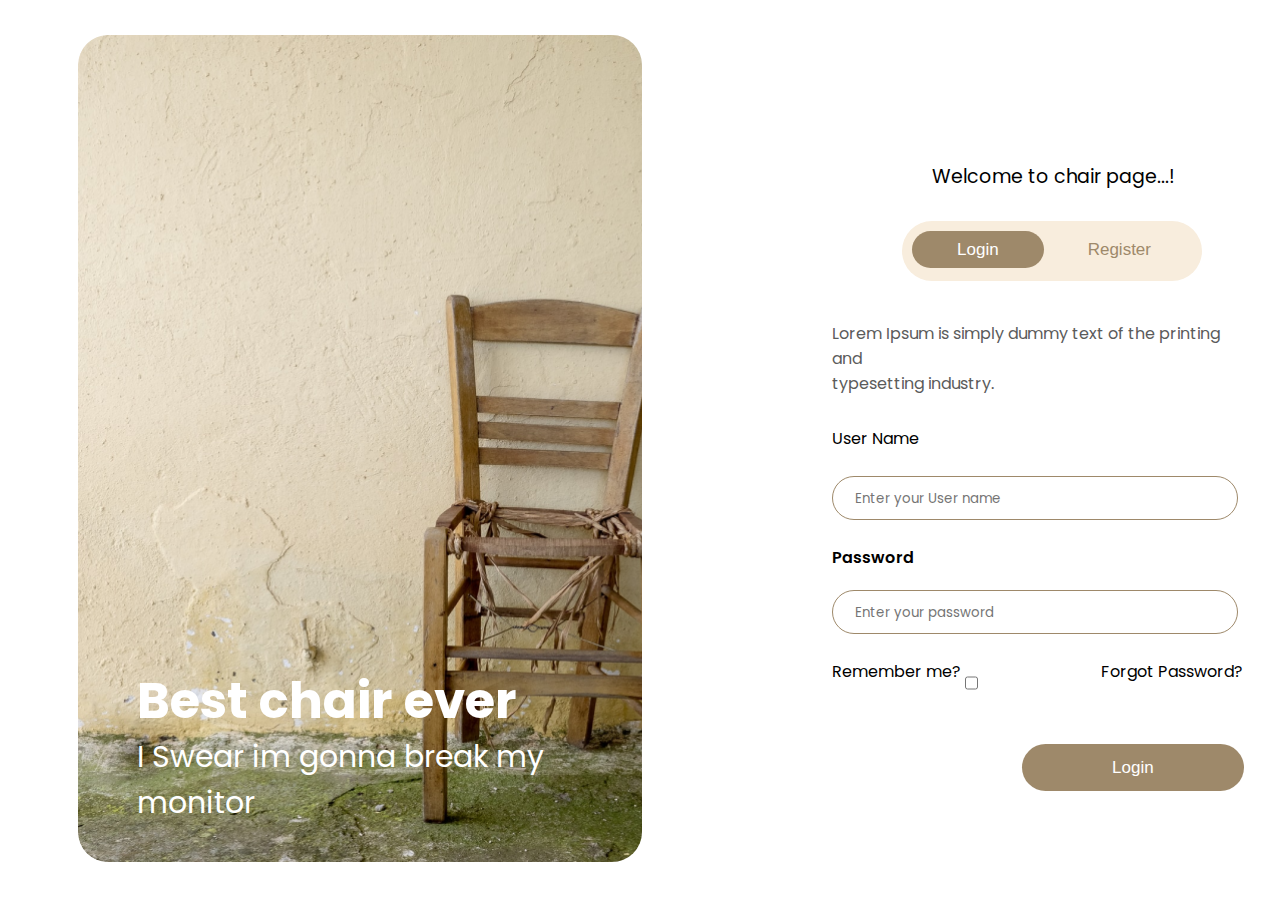
<file: Lab9/index.html>
<!DOCTYPE html>
<html lang="en">
  <head>
    <meta charset="UTF-8" />
    <meta name="viewport" content="width=device-width, initial-scale=1.0" />
    <title>Validation Form</title>


    <link
    rel="stylesheet"
    href="https://cdnjs.cloudflare.com/ajax/libs/animate.css/4.1.1/animate.min.css"
  />
    <link rel="stylesheet" href="style.css" />
    <link rel="preconnect" href="https://fonts.googleapis.com">
<link rel="preconnect" href="https://fonts.gstatic.com" crossorigin>
<link href="https://fonts.googleapis.com/css2?family=Poppins&display=swap" rel="stylesheet">
  </head>
  <body>
<main>
<div id="main">

   <div id="leftspan">
   <div id="background">
     <h1 id="lorem">Best chair ever</h1>
     <p id="additionaltext">I Swear im gonna break my monitor</p>
   </div>

   </div>

   <div id="rightspan">


 


<div id="formtext">

  <img id="logoimg" src="Images/logo.png">
    <p class="animate__animated animate__rubberBand"  id="text1">Welcome to chair page...!</p>

  </div>
  
  <div id="buttons">
  <button class="animate__animated animate__backInLeft"  id="buttonleft1">Login</button>
  <button class="animate__animated animate__backInRight"  id="buttonright1"><a class="color" href="index1.html">Register</a></button>
  </div>
  <p class="animate__animated animate__flipInX" id="textbelow">Lorem Ipsum is simply dummy text of the printing and <br>typesetting industry.</p>
 
 <div id="inputform">
   <div class="input1">
  <form name="MyForm" action="#"  method="post">
  <label id="namelabel" for="name">User Name</label><br><br>
  <input type="text" name="name" id="name" placeholder="Enter your User name">
  <div class="error"></div>
 </div>

 <div class="input2">
  <form name="myForm2" action="#" onsubmit="return validateForm2()" method="post">
  <label class="label1" for="password">Password</label>
  <input type="password" name="password" id="password" placeholder="Enter your password">
  <div class="error"></div>
 </div>

 </div>

 <div class="chekbox">
  <label for="Remember">Remember me?</label>
  <input type="checkbox" name="remember" id="remember">
  <a href="#" id="forgot">Forgot Password?</a>
  
</div>
 <button   id="loginbtn">Login</button>
   </div>


</div>


</main>
    <script src="app.js"></script>
    <script src="https://ajax.googleapis.com/ajax/libs/jquery/3.5.1/jquery.min.js"></script>
 

  </body>
</html>
</file>
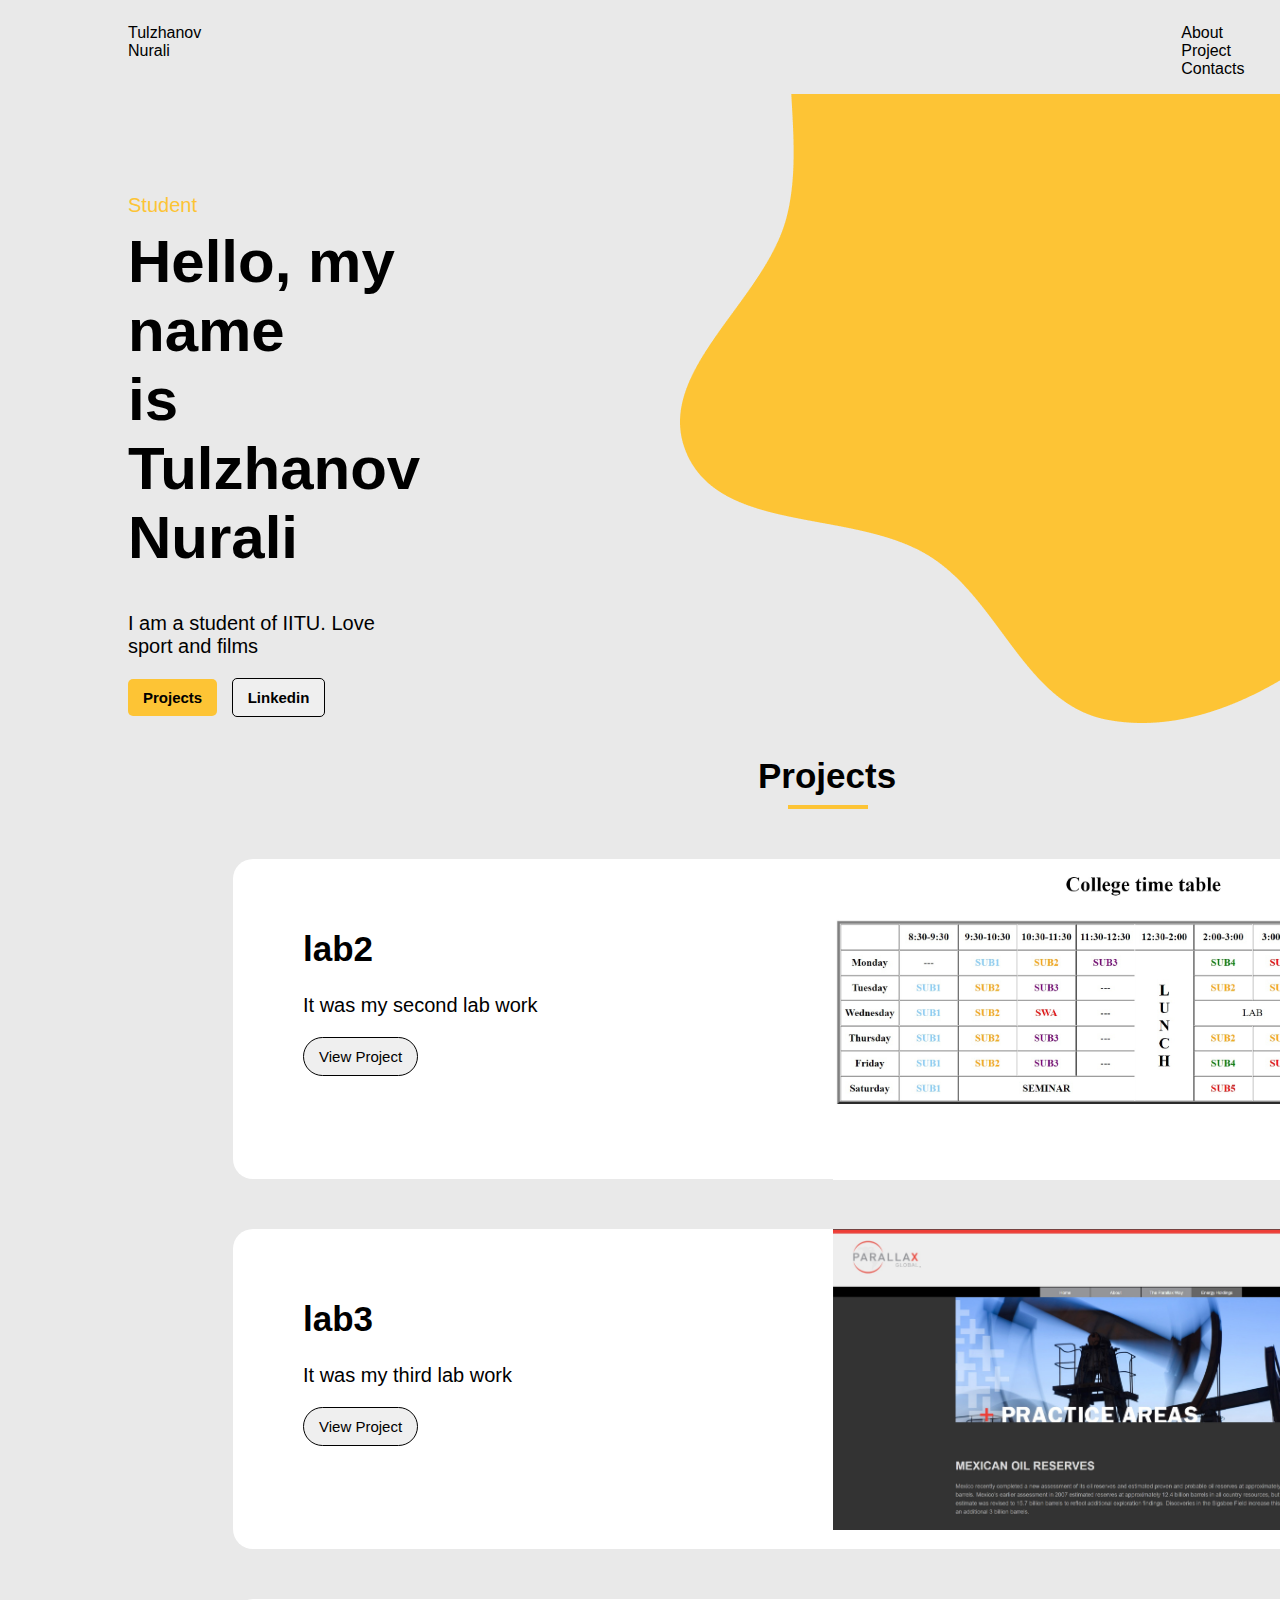
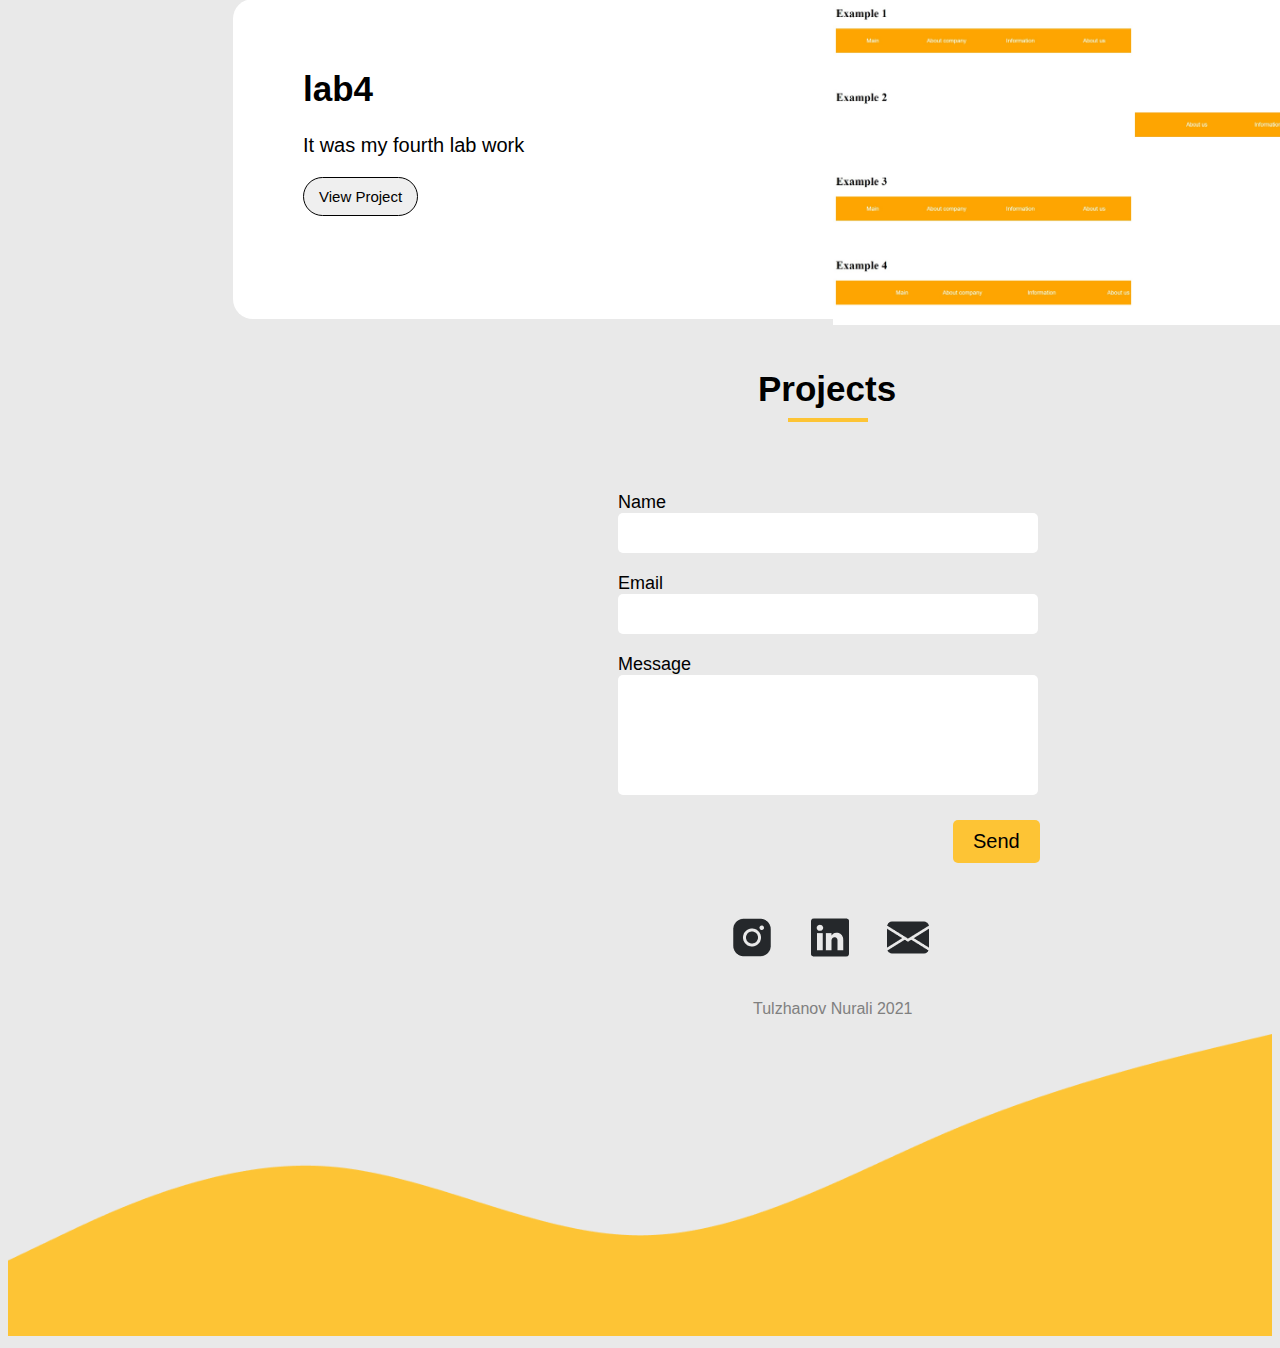
<file: Midterm/index.html>
<!DOCTYPE html>
<html lang="en">
<head>
    <link
    rel="stylesheet"
    href="https://cdnjs.cloudflare.com/ajax/libs/animate.css/4.1.1/animate.min.css"
  />
    <meta charset="UTF-8">
    <meta http-equiv="X-UA-Compatible" content="IE=edge">
    <meta name="viewport" content="width=device-width, initial-scale=1.0">
    <title>Tulzhanov Nurali</title>
    <link rel="stylesheet" href="./css/midtermcss.css">
</head>
<body>
    <div id="wrapper">
        <header>
         
            <nav>
                <p class="name">Tulzhanov Nurali</p>
                <ul class="hr">
                    <li><a href="midterm2.html">About</a></li>
                    <li><a href="#infotext">Project</a></li>
                    <li><a href="#contacts">Contacts</a></li>
                  
                </ul> 
            </nav>
        </header>
    <div class="main">
        <div class="textdiv">
        <p id="textdivp1">Student</p>
        <h1 class="animate__animated animate__tada" id="textdivh1">Hello, my name<br> is Tulzhanov Nurali</h1>
        <P class="animate__animated animate__zoomOutUp" id="textdivp2" >I am a student of IITU. Love sport and films</P>
        <a href="#infotext">
        <button id="button1">Projects</button></a>
        <a class="logo" href="https://www.linkedin.com/in/nurali-tulzhanov-78a03a187/">
        <button id="button2">Linkedin</button></a>
        </div>
        <div class="photodiv">
        <img src="./Pictures/yellow-bg.png">
    
        </div>
    </div>
       
    <div class="blocks">
        <h2  id="infotext">Projects</h2>
        <hr class="hrproject">
         
        <div class="infoblock">

<div  class="infotext">
<h3>lab2</h3>
<p class="blockp">It was my second lab work</p>
<a href="./lab2/part2.html">
<button class="button3">View Project</button></a>
</div>


<div class="infophoto">
<img class="photo1" src="./Pictures/lab222.jpg">
</div>
</div>

         
<div class="infoblock">

    <div class="infotext">
    <h3>lab3</h3>
    <p class="blockp">It was my third lab work</p>
    <a href="./lab3/lab3page4.html">
    <button class="button3">View Project</button></a>
    </div>
    
    
    <div class="infophoto">
    <img class="photo1" src="./Pictures/lab3.jpg">
    </div>
    </div>
      

    <div class="infoblock">

        <div  class="infotext">
        <h3>lab4</h3>
        <p class="blockp">It was my fourth lab work</p>
        <a href="./lab4/task2.html">
        <button class="button3">View Project</button></a>
        </div>
        
        
        <div class="infophoto">
        <img class="photo1" src="./Pictures/lab4.jpg">
        </div>
        </div> 
    
    <h2 id="contacts">Projects</h2>
    <hr class="hrproject">
    
    <div class="divlist">

        <div class="form-control" >
            <label for="name" id="name" style="font-size: 18px;">
                 Name
            </label><br>
 
           
            <input type="text"
                   id="name"
                   style="width:400px; height: 20px; border-radius: 5px; border: 1px; "
                  />
                </div>


                  <div class="form-control" >
                    <label for="email" id="email" style="font-size: 18px;">
                        Email
                    </label><br>
                
                   
                    <input type="email"
                           id="email"
                           style="width: 400px; height: 20px;border-radius: 5px; border: 1px;"
                          />
                </div>

                <div class="form-control" >
                    <label for="Message" id="Message" style="font-size: 18px;">
                         Message
                    </label><br>
         
                   
                    <input type="text"
                           id="Message"
                           style="width:400px; height: 100px; border-radius: 5px; border: 1px; "
                          />
                        </div>

                    <button class="button4">Send</button>

    </div>

<div class="divlogos">
    <a  href="https://vk.com/away.php?utf=1&to=https%3A%2F%2Finstagram.com%2Fnurrrrrali%3Futm_medium%3Dcopy_link">
        <img alt="Instagram" src="./Pictures/ph_instagram-logo-fill.png">

        <a class="logo" href="https://www.linkedin.com/in/nurali-tulzhanov-78a03a187/">
            <img alt="Linkedin" src="./Pictures/bi_linkedin.png">

            <a class="logo" href="https://www.google.com/intl/ru/gmail/about/">
                <img alt="Gmail" src="./Pictures/bi_envelope-fill.png">


</div>
    <p class="lasttext">Tulzhanov Nurali 2021</p>


<img id="vector" src="./Pictures/Vector.png">

</body>
</html>
</file>
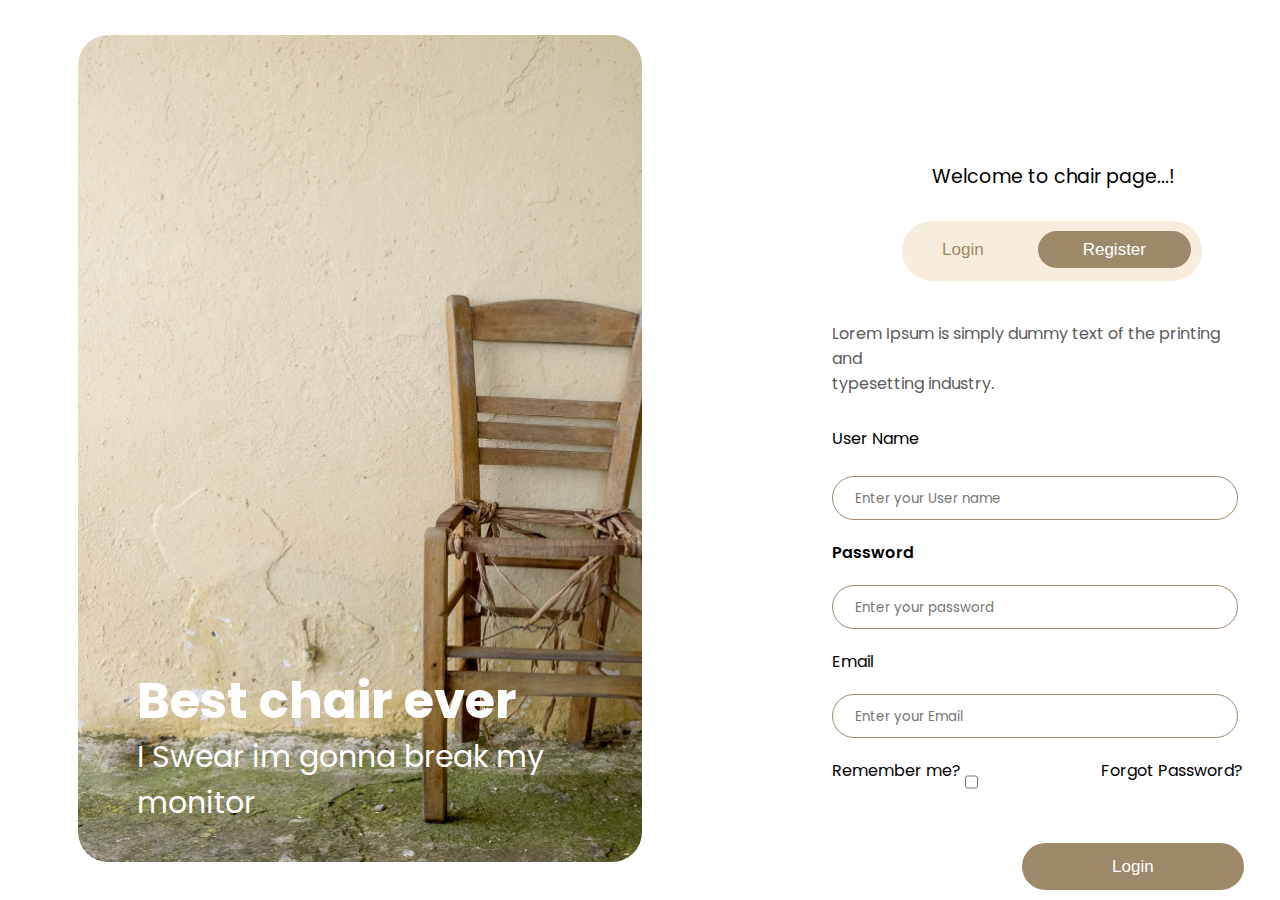
<file: Lab9/index1.html>
<!DOCTYPE html>
<html lang="en">
  <head>
    <meta charset="UTF-8" />
    <meta name="viewport" content="width=device-width, initial-scale=1.0" />
    <title>Validation Form</title>



    <link rel="stylesheet" href="style.css" />
    <link rel="preconnect" href="https://fonts.googleapis.com">
<link rel="preconnect" href="https://fonts.gstatic.com" crossorigin>
<link href="https://fonts.googleapis.com/css2?family=Poppins&display=swap" rel="stylesheet">
  </head>
  <body>
<main>
<div id="main">

   <div id="leftspan">
   <div id="background">
     <h1 id="lorem">Best chair ever</h1>
     <p id="additionaltext">I Swear im gonna break my monitor</p>
   </div>

   </div>

   <div id="rightspan">


 


<div id="formtext">

  <img id="logoimg" src="Images/logo.png">
    <p id="text1">Welcome to chair page...!</p>

  </div>
  
  <div id="buttons">
  <button id="buttonleft"><a class="color" href="index.html">Login</a></button>
  <button id="buttonright">Register</button>
  </div>
  <p id="textbelow">Lorem Ipsum is simply dummy text of the printing and <br>typesetting industry.</p>
 
 <div id="inputform">
   <div class="input1">
  <form name="myForm" action="#" onsubmit="return validateForm()" method="post">
  <label id="namelabel" for="name">User Name</label><br><br>
  <input type="text" name="name" id="name" placeholder="Enter your User name">
 </div>




 <div class="input2">
  <form name="myForm2" action="#" onsubmit="return validateForm2()" method="post">
  <label class="label1" for="password">Password</label>
  <input type="password" name="password" id="password" placeholder="Enter your password">
 </div>




 <div id="inputform2">
    <div class="input1">
   <form name="myForm" action="#" onsubmit="return validateForm()" method="post">
   <label id="namelabel" for="email">Email</label><br><br>
   <input type="email" name="email" id="email" placeholder="Enter your Email">
  </div>
 </div>

 <div class="chekbox">
  <label for="Remember">Remember me?</label>
  <input type="checkbox" name="remember" id="remember">
  <a href="#" id="forgot">Forgot Password?</a>
  
</div>
 <button onclick="validateform()" type="submit" id="loginbtn">Login</button>
   </div>


</div>


</main>
    <script src="app.js"></script>
    <script src="https://ajax.googleapis.com/ajax/libs/jquery/3.5.1/jquery.min.js"></script>
 

  </body>
</html>
</file>
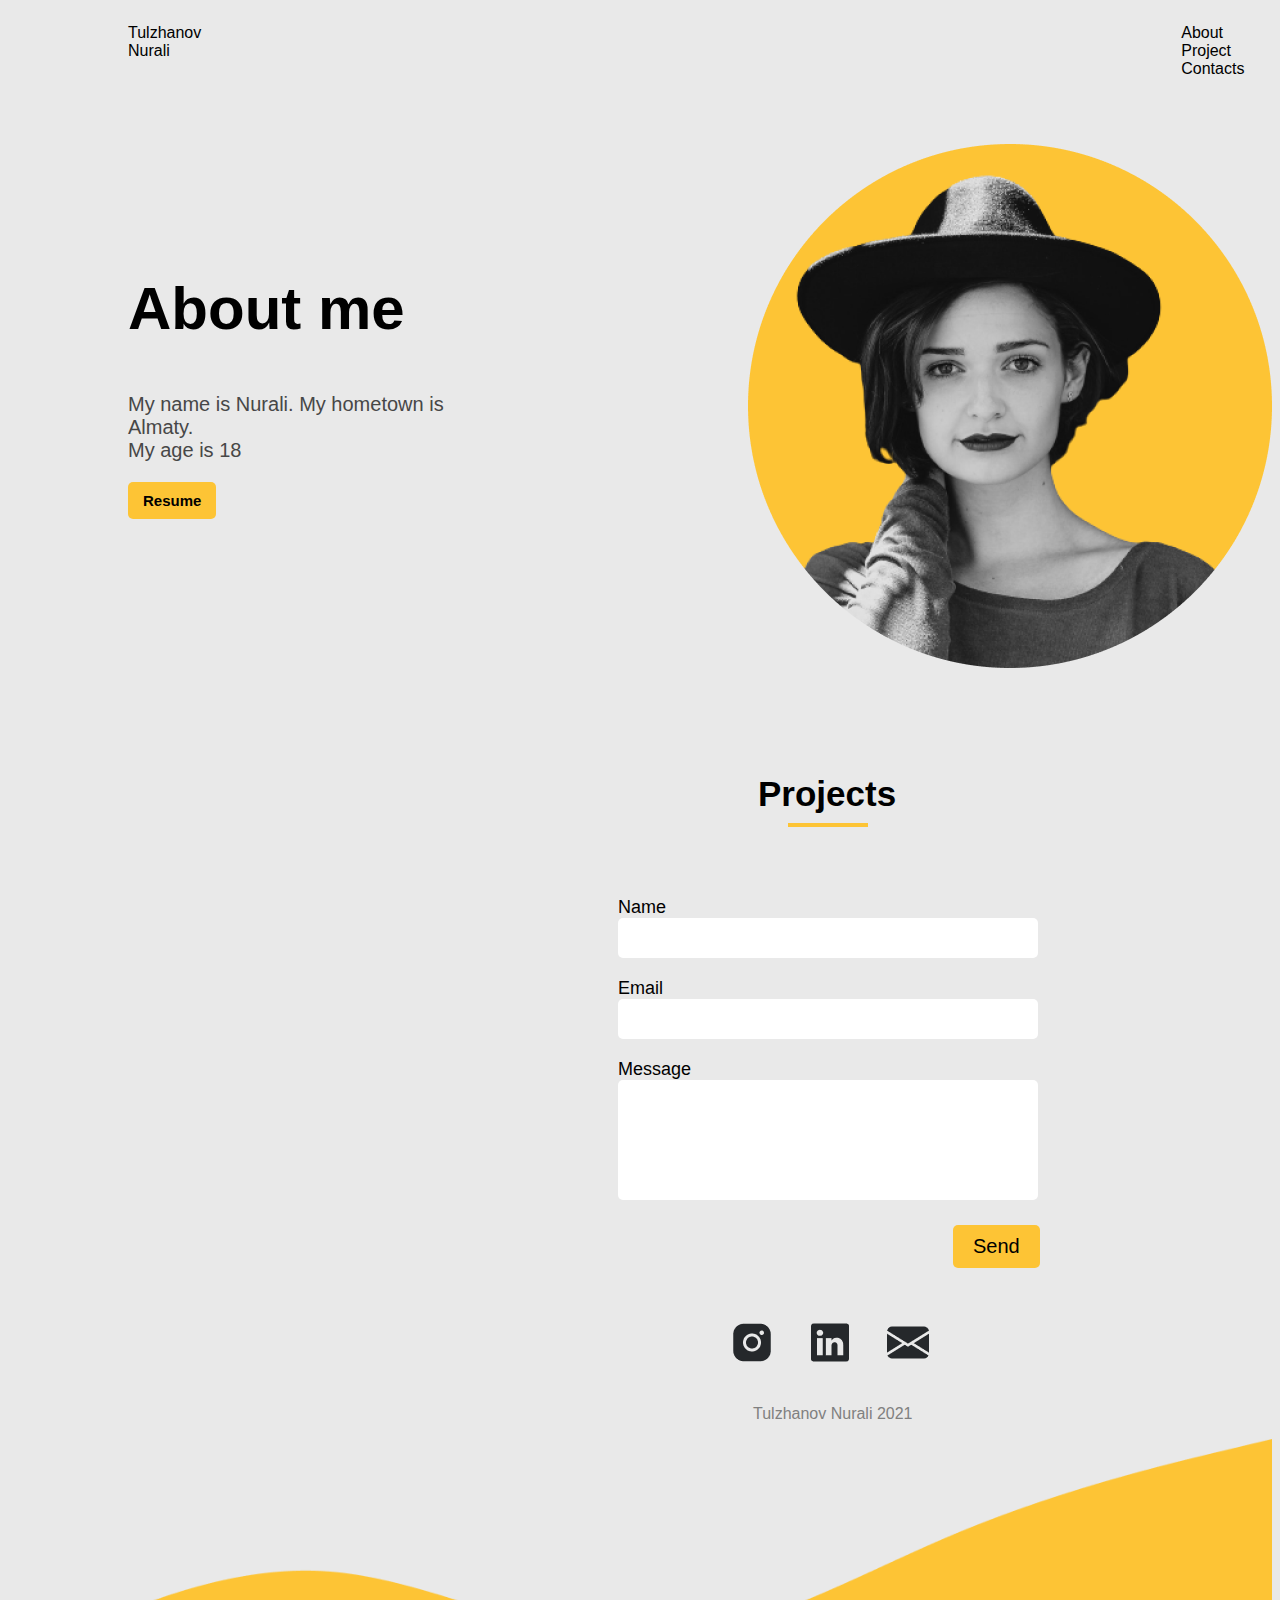
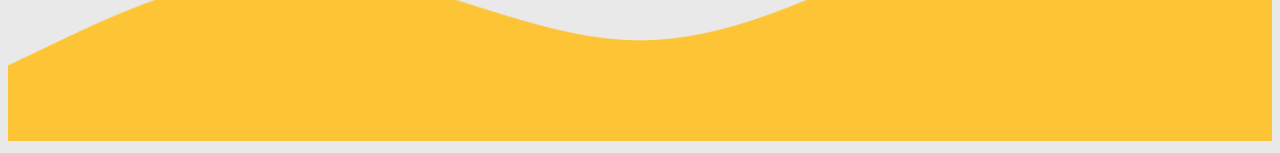
<file: Midterm/midterm2.html>
<!DOCTYPE html>
<html lang="en">
<head>
    <meta charset="UTF-8">
    <meta http-equiv="X-UA-Compatible" content="IE=edge">
    <meta name="viewport" content="width=device-width, initial-scale=1.0">
    <title>Tulzhanov Nurali</title>
    <link rel="stylesheet" href="./css/midterm2.css">
</head>
<body>
    <div id="wrapper">
        <header>
         
            <nav>
                <p class="name">Tulzhanov Nurali</p>
                <ul class="hr">
                    <li><a href="./midterm2.html">About</a></li>
                    <li><a href="/Midterm/index.html">Project</a></li>
                    <li ><a href="#contacts">Contacts</a></li>
                  
                </ul> 
            </nav>
        </header>
    <div class="main">
        <div class="textdiv">
        <h2 id="textdivh1">About me</h2>

        <P id="textdivp2" >My name is Nurali. My hometown is Almaty.<br> My age is 18</P>
        
        <a href="/Midterm/index.html">

        <button id="button1">Resume</button></a>

        </div>
        <div class="photodiv">
        <img src="/Midterm/Pictures/bg-2.png">
    
        </div>
    </div>
       
    
    <h2 id="contacts">Projects</h2>
    <hr class="hrproject">
    
    <div class="divlist">

        <div class="form-control" >
            <label for="name" id="name" style="font-size: 18px;">
                 Name
            </label><br>
 
           
            <input type="text"
                   id="name"
                   style="width:400px; height: 20px; border-radius: 5px; border: 1px; "
                  />
                </div>


                  <div class="form-control" >
                    <label for="email" id="email" style="font-size: 18px;">
                        Email
                    </label><br>
                
                   
                    <input type="email"
                           id="email"
                           style="width: 400px; height: 20px;border-radius: 5px; border: 1px;"
                          />
                </div>

                <div class="form-control" >
                    <label for="Message" id="Message" style="font-size: 18px;">
                         Message
                    </label><br>
         
                   
                    <input type="text"
                           id="Message"
                           style="width:400px; height: 100px; border-radius: 5px; border: 1px; "
                          />
                        </div>

                    <button class="button4">Send</button>

    </div>

<div class="divlogos">
    <a  href="https://vk.com/away.php?utf=1&to=https%3A%2F%2Finstagram.com%2Fnurrrrrali%3Futm_medium%3Dcopy_link">
        <img alt="Instagram" src="/Midterm/Pictures/ph_instagram-logo-fill.png">

        <a class="logo" href="https://www.linkedin.com/in/nurali-tulzhanov-78a03a187/">
            <img alt="Linkedin" src="/Midterm/Pictures/bi_linkedin.png">

            <a class="logo" href="https://www.google.com/intl/ru/gmail/about/">
                <img alt="Gmail" src="/Midterm/Pictures/bi_envelope-fill.png">


</div>
    <p class="lasttext">Tulzhanov Nurali 2021</p>


<img id="vector" src="/Midterm/Pictures/Vector.png">

</body>
</html>
</file>
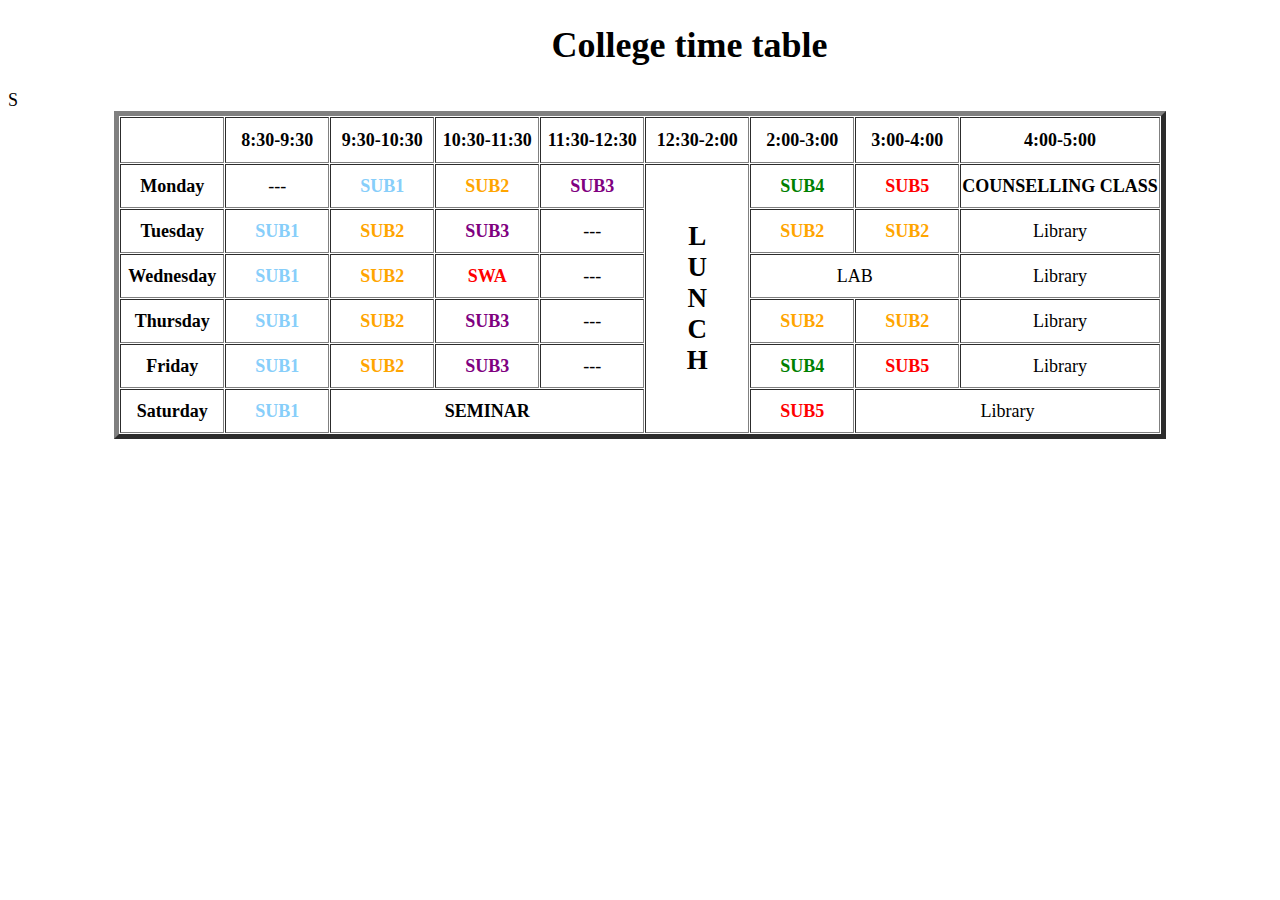
<file: Midterm/lab2/part2.html>
<!DOCTYPE html>
<html>
<head>
<title>2nd assignment</title>
</head>
<style>
body {font-size: large;}
.Sub1{
font-weight: bold;
color:lightskyblue;
}
.Sub2{
    color:orange;
    font-weight: bold;
}
.Sub3{
    color:purple;
    font-weight: bold;
}
.Swa{
    color: red;
    font-weight: bold;
}
.Sub4{
    color:green;
    font-weight: bold;
}
.coun{
    font-weight: bolder;
}



</style>
<body>
    <h1 style="margin-left: 43%;">College time table</h1>
    <table border="5" cellspacing="1" align="center">
        
        <tr>
            <td align="center" height="20" 
                width="100"><br>
                <b></br>
            </td>
            <td align="center" height="20" 
                width="100">
                <b>8:30-9:30</b>
            </td>
            <td align="center" height="20" 
                width="100">
                <b>9:30-10:30</b>
            </td>
            <td align="center" height="20" 
                width="100">
                <b>10:30-11:30</b>
            </td>
            <td align="center" height="20" 
                width="100">
                <b>11:30-12:30</b>
            </td>
            <td align="center" height="20" 
                width="100">
                <b>12:30-2:00</b>
            </td>
            <td align="center" height="20" 
                width="100">
                <b>2:00-3:00</b>
            </td>
            <td align="center" height="20" 
                width="100">
                <b>3:00-4:00</b>
            </td>
            <td align="center" height="20" 
                width="100" colspan="3">
                <b>4:00-5:00</b>
            </td>
        </tr>
        <tr>
            <td align="center" height="40">
                <b>Monday</b></td>
            <td align="center" height="40">---</td>
            <td align="center" height="40" class="Sub1">SUB1</td>
            <td align="center" height="40" class="Sub2">SUB2</td>
            <td align="center" height="40" class="Sub3">SUB3</td>
            <td rowspan="6" align="center" height="40">
                <h2>L<br>U<br>N<br>C<br>H</h2>
            </td>
            <td align="center" height="40" class="Sub4">SUB4</td>
            <td align="center" height="40" class="Swa">SUB5</td> 
            <td align="center" colspan="3" height="40" class="coun">COUNSELLING CLASS</td>
        </tr>
        <tr>
            <td align="center" height="30">
                <b>Tuesday</b>
                <td align="center" height="40" class="Sub1">SUB1</td>
                <td align="center" height="40" class="Sub2">SUB2</td>
                <td align="center" height="40" class="Sub3">SUB3</td>
                <td align="center" height="40">---</td>
                <td align="center" height="40" class="Sub2">SUB2</td>
                <td align="center" height="40" class="Sub2">SUB2</td> 
                <td align="center" colspan="3" height="40">Library</td>
        </tr>
        <tr>
            <td align="center" height="40">
                <b>Wednesday</b>
                <td align="center" height="40" class="Sub1">SUB1</td>
                <td align="center" height="40" class="Sub2">SUB2</td>
                <td align="center" height="40" class="Swa">SWA</td>
                <td align="center" height="40">---</td>
                <td align="center" colspan="2" height="40" id="coun">LAB</td> 
                <td align="center" colspan="3" height="40">Library</td>
        </tr>
        <tr>
            <td align="center" height="40">
                <b>Thursday</b>
                <td align="center" height="40" class="Sub1">SUB1</td>
                <td align="center" height="40" class="Sub2">SUB2</td>
                <td align="center" height="40" class="Sub3">SUB3</td>
                <td align="center" height="40">---</td>
                <td align="center" height="40" class="Sub2">SUB2</td>
                <td align="center" height="40" class="Sub2">SUB2</td>
                <td align="center" colspan="3" height="40">Library</td>
        </tr>
        <tr>
            <td align="center" height="40">
                <b>Friday</b>
                <td align="center" height="40" class="Sub1">SUB1</td>
                <td align="center" height="40" class="Sub2">SUB2</td>
                <td align="center" height="40" class="Sub3">SUB3</td>
                <td align="center" height="40">---</td>
                <td align="center" height="40" class="Sub4">SUB4</td>
                <td align="center" height="40" class="Swa">SUB5</td> 
                <td align="center" colspan="3" height="40">Library</td>
        </tr>
        <tr>
            <td align="center" height="40">
                <b>Saturday</b>
                <td align="center" height="40" class="Sub1">SUB1</td>
                <td align="center" height="40" colspan="3" class="coun">SEMINAR</td>S
                <td align="center" height="40" class="Swa">SUB5</td> 
                <td align="center" colspan="3" height="40">Library</td>
        </tr>
    </table>
</body>
  
</html>
</file>
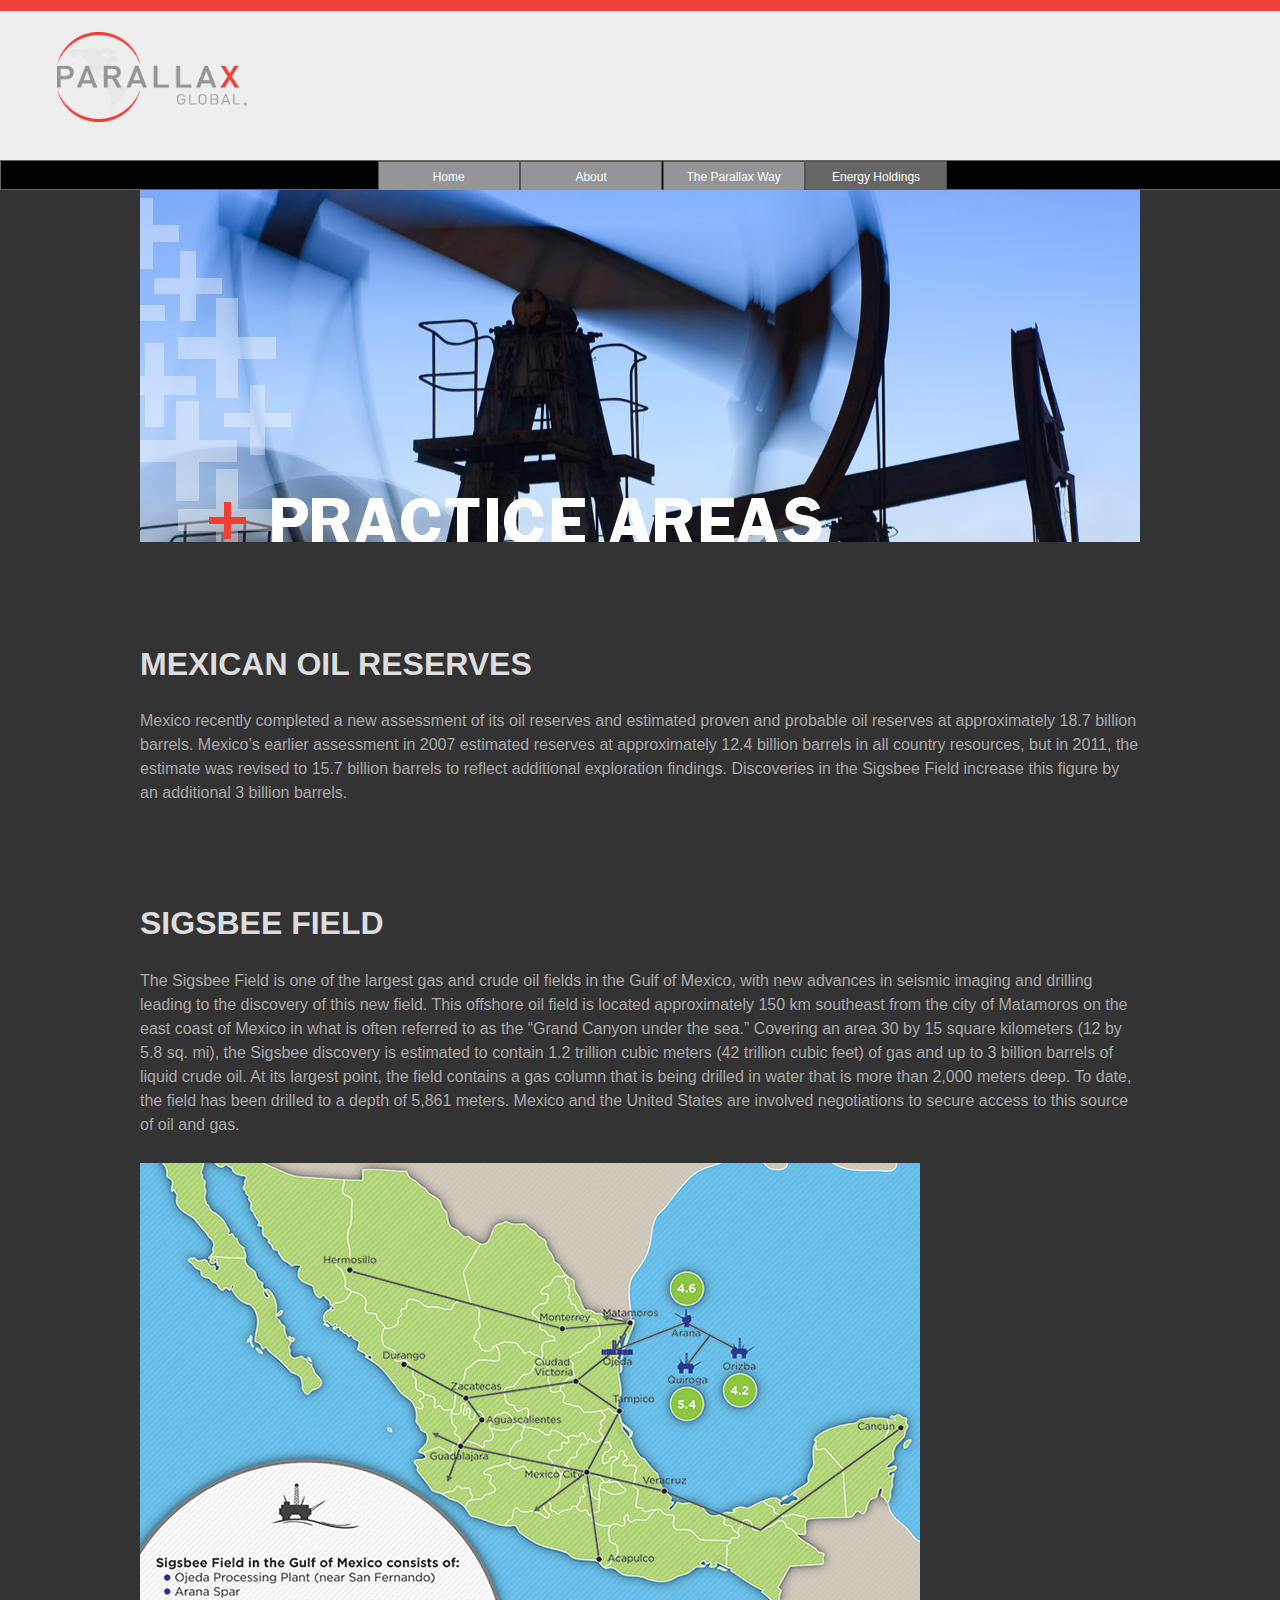
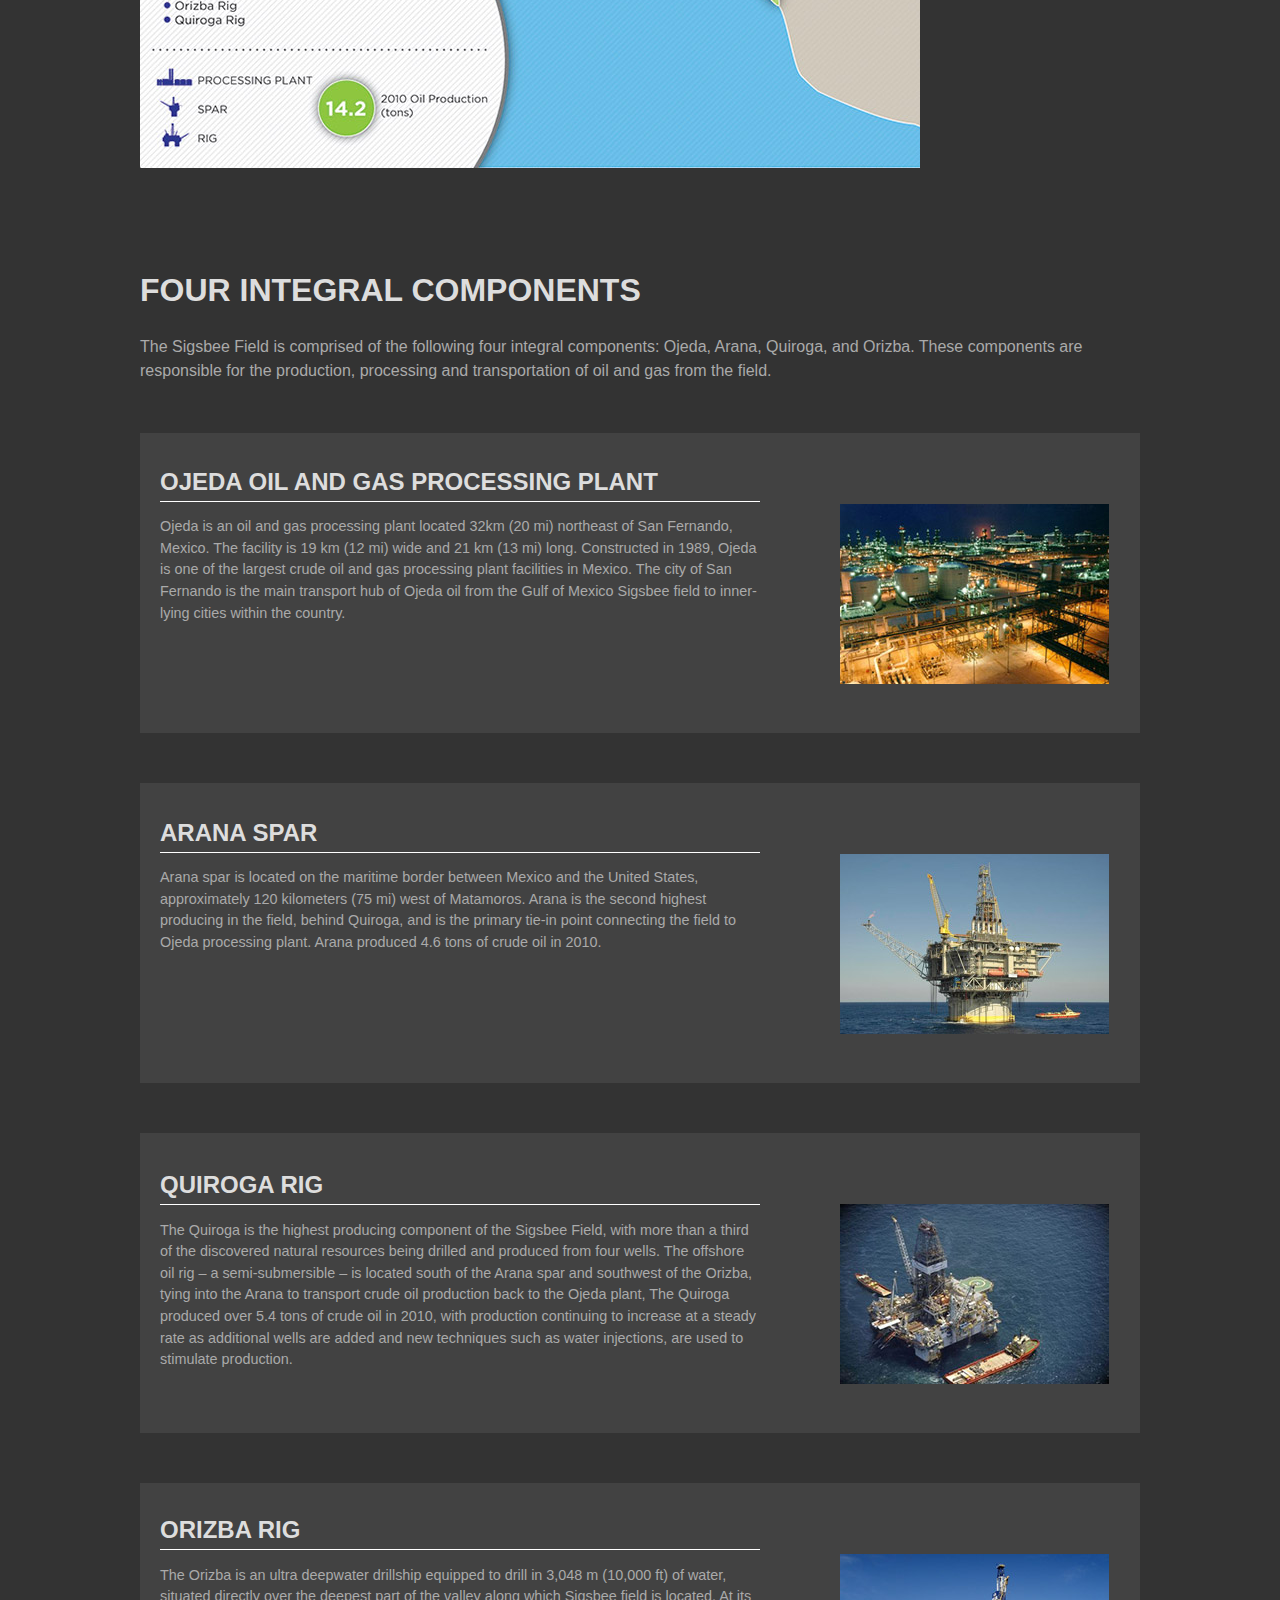
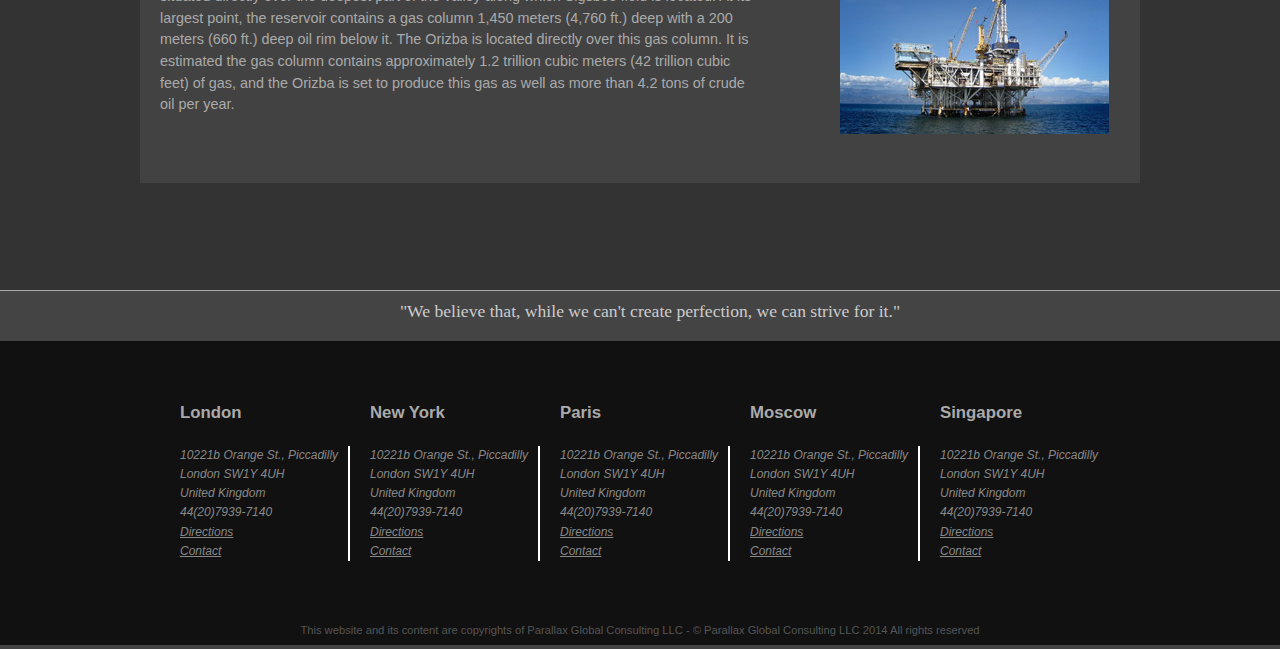
<file: Midterm/lab3/lab3page4.html>
<!DOCTYPE html>
<html lang="en">
<head>
    <meta charset="UTF-8">
    <meta http-equiv="X-UA-Compatible" content="IE=edge">
    <meta name="viewport" content="width=device-width, initial-scale=1.0">
    <title>Parallax Global</title>
    <link rel="stylesheet" href="lab3page4css.css">
</head>
<body>
    <div id="wrapper">
        <header>
            <div class="logo">
                <img src="./images/parallaxLogo.png" alt="Parallax Logo">
            </div>
            <nav>
                <ul>
                    <li><a href="index.html">Home</a></li>
                    <li><a href="about.html">About</a></li>
                    <li><a href="lab3page3.html">The Parallax Way</a></li>
                    <li class="active"><a href="lab3page4.html">Energy Holdings</a></li>
                </ul> 
            </nav>
        </header>
    
        <main>
            <div class="image">
                <img class="featureImage" src="./images/featureImage-Energy.jpg" alt="Parallax Global">
            </div>

            <div class="content">
                <h1>MEXICAN OIL RESERVES</h1>

                <div class="text">
                    <p>Mexico recently completed a new assessment of its oil reserves and estimated proven and probable oil reserves at approximately 18.7 billion barrels. Mexico’s earlier assessment in 2007 estimated reserves at approximately 12.4 billion barrels in all country resources, but in 2011, the estimate was revised to 15.7 billion barrels to reflect additional exploration findings. Discoveries in the Sigsbee Field increase this figure by an additional 3 billion barrels.</p>
                
                </div>
            </div>
            <div class="content">
                <h1>SIGSBEE FIELD</h1>

                <div class="text">
                    <p>The Sigsbee Field is one of the largest gas and crude oil fields in the Gulf of Mexico, with new advances in seismic imaging and drilling leading to the discovery of this new field. This offshore oil field is located approximately 150 km southeast from the city of Matamoros on the east coast of Mexico in what is often referred to as the “Grand Canyon under the sea.” Covering an area 30 by 15 square kilometers (12 by 5.8 sq. mi), the Sigsbee discovery is estimated to contain 1.2 trillion cubic meters (42 trillion cubic feet) of gas and up to 3 billion barrels of liquid crude oil. At its largest point, the field contains a gas column that is being drilled in water that is more than 2,000 meters deep. To date, the field has been drilled to a depth of 5,861 meters. Mexico and the United States are involved negotiations to secure access to this source of oil and gas.</p>
                </div>
              
            <div class="bigimg">
                <img src="./images/mexicoMap.jpg">

            </div>
            <div class="content">
                <h1>FOUR INTEGRAL COMPONENTS</h1>

                <div class="text">
                    <p>The Sigsbee Field is comprised of the following four integral components: Ojeda, Arana, Quiroga, and Orizba. These components are responsible for the production, processing and transportation of oil and gas from the field.</p>
                
                </div>     
            <div class="infoblock">

            <div class="textblock">
             <h2>OJEDA OIL AND GAS PROCESSING PLANT</h2>
            <hr>
            <p>Ojeda is an oil and gas processing plant located 32km (20 mi) northeast of San Fernando, Mexico. The facility is 19 km (12 mi) wide and 21 km (13 mi) long. Constructed in 1989, Ojeda is one of the largest crude oil and gas processing plant facilities in Mexico. The city of San Fernando is the main transport hub of Ojeda oil from the Gulf of Mexico Sigsbee field to inner-lying cities within the country.</p>
            </div>
           
            <div class="photoblock">
                <img src="./images/ojeda.jpg">

            </div>

            </div>

            <div class="infoblock">

                <div class="textblock2">
                 <h2>ARANA SPAR</h2>
                <hr>
                <p>Arana spar is located on the maritime border between Mexico and the United States, approximately 120 kilometers (75 mi) west of Matamoros. Arana is the second highest producing in the field, behind Quiroga, and is the primary tie-in point connecting the field to Ojeda processing plant. Arana produced 4.6 tons of crude oil in 2010.</p>
                </div>
               
                <div class="photoblock2">
                    <img src="./images/arana.jpg">
    
                </div>
    
                </div>

                <div class="infoblock">

                    <div class="textblock3">
                     <h2>QUIROGA RIG</h2>
                    <hr>
                    <p>The Quiroga is the highest producing component of the Sigsbee Field, with more than a third of the discovered natural resources being drilled and produced from four wells. The offshore oil rig – a semi-submersible – is located south of the Arana spar and southwest of the Orizba, tying into the Arana to transport crude oil production back to the Ojeda plant, The Quiroga produced over 5.4 tons of crude oil in 2010, with production continuing to increase at a steady rate as additional wells are added and new techniques such as water injections, are used to stimulate production.</p>
                    </div>
                   
                    <div class="photoblock">
                        <img src="./images/quiroga.jpg">
        
                    </div>
        
                    
                    </div>
                    <div class="infoblock">

                        <div class="textblock4">
                         <h2>ORIZBA RIG</h2>
                        <hr>
                        <p>The Orizba is an ultra deepwater drillship equipped to drill in 3,048 m (10,000 ft) of water, situated directly over the deepest part of the valley along which Sigsbee field is located. At its largest point, the reservoir contains a gas column 1,450 meters (4,760 ft.) deep with a 200 meters (660 ft.) deep oil rim below it. The Orizba is located directly over this gas column. It is estimated the gas column contains approximately 1.2 trillion cubic meters (42 trillion cubic feet) of gas, and the Orizba is set to produce this gas as well as more than 4.2 tons of crude oil per year.</p>
                        </div>
                       
                        <div class="photoblock">
                            <img src="./images/orizba.jpg">
            
                        </div>
            
                        </div>

                    


        </main>
        
        <footer>
                <blockquote>"We believe that, while we can't create perfection, we can strive for it."</blockquote>
                <div class="company-info">
                    <div class="address">
                        <h4 class="city">London</h4>
                        <address>
                            10221b Orange St., Piccadilly <br> London SW1Y 4UH <br> United Kingdom <br> 44(20)7939-7140 <br> 
                            <a title="Directions" target="_blank" href="https://www.google.com/maps">Directions</a> <br> 
                            <a target="_top" href="mailto:london@icarnegie.com?Subject=More%20Info">Contact</a>
                        </address>
                    </div>
    
                    <div class="address">
                        <h4 class="city">New York</h4>
                        <address>
                            10221b Orange St., Piccadilly <br> London SW1Y 4UH <br> United Kingdom <br> 44(20)7939-7140 <br> 
                            <a title="Directions" target="_blank" href="https://www.google.com/maps">Directions</a> <br> 
                            <a target="_top" href="mailto:newyork@icarnegie.com?Subject=More%20Info">Contact</a>
                        </address>
                    </div>

                    <div class="address">
                        <h4 class="city">Paris</h4>
                        <address>
                            10221b Orange St., Piccadilly <br> London SW1Y 4UH <br> United Kingdom <br> 44(20)7939-7140 <br> 
                            <a title="Directions" target="_blank" href="https://www.google.com/maps">Directions</a> <br> 
                            <a target="_top" href="mailto:paris@icarnegie.com?Subject=More%20Info">Contact</a>
                        </address>
                    </div>

                    <div class="address">
                        <h4 class="city">Moscow</h4>
                        <address>
                            10221b Orange St., Piccadilly <br> London SW1Y 4UH <br> United Kingdom <br> 44(20)7939-7140 <br> 
                            <a title="Directions" target="_blank" href="https://www.google.com/maps">Directions</a> <br> 
                            <a target="_top" href="mailto:moscow@icarnegie.com?Subject=More%20Info">Contact</a>
                        </address>
                    </div>

                    <div class="address">
                        <h4 class="city">Singapore</h4>
                        <address class="singapore">
                            10221b Orange St., Piccadilly <br> London SW1Y 4UH <br> United Kingdom <br> 44(20)7939-7140 <br> 
                            <a title="Directions" target="_blank" href="https://www.google.com/maps">Directions</a> <br> 
                            <a target="_top" href="mailto:singapore@icarnegie.com?Subject=More%20Info">Contact</a>
                        </address>
                    </div>
                </div>
                <p id="copyright">This website and its content are copyrights of Parallax Global Consulting LLC - &copy; Parallax Global Consulting LLC 2014 All rights reserved</p>
        </footer>
    </div>
</body>
</html>
</file>
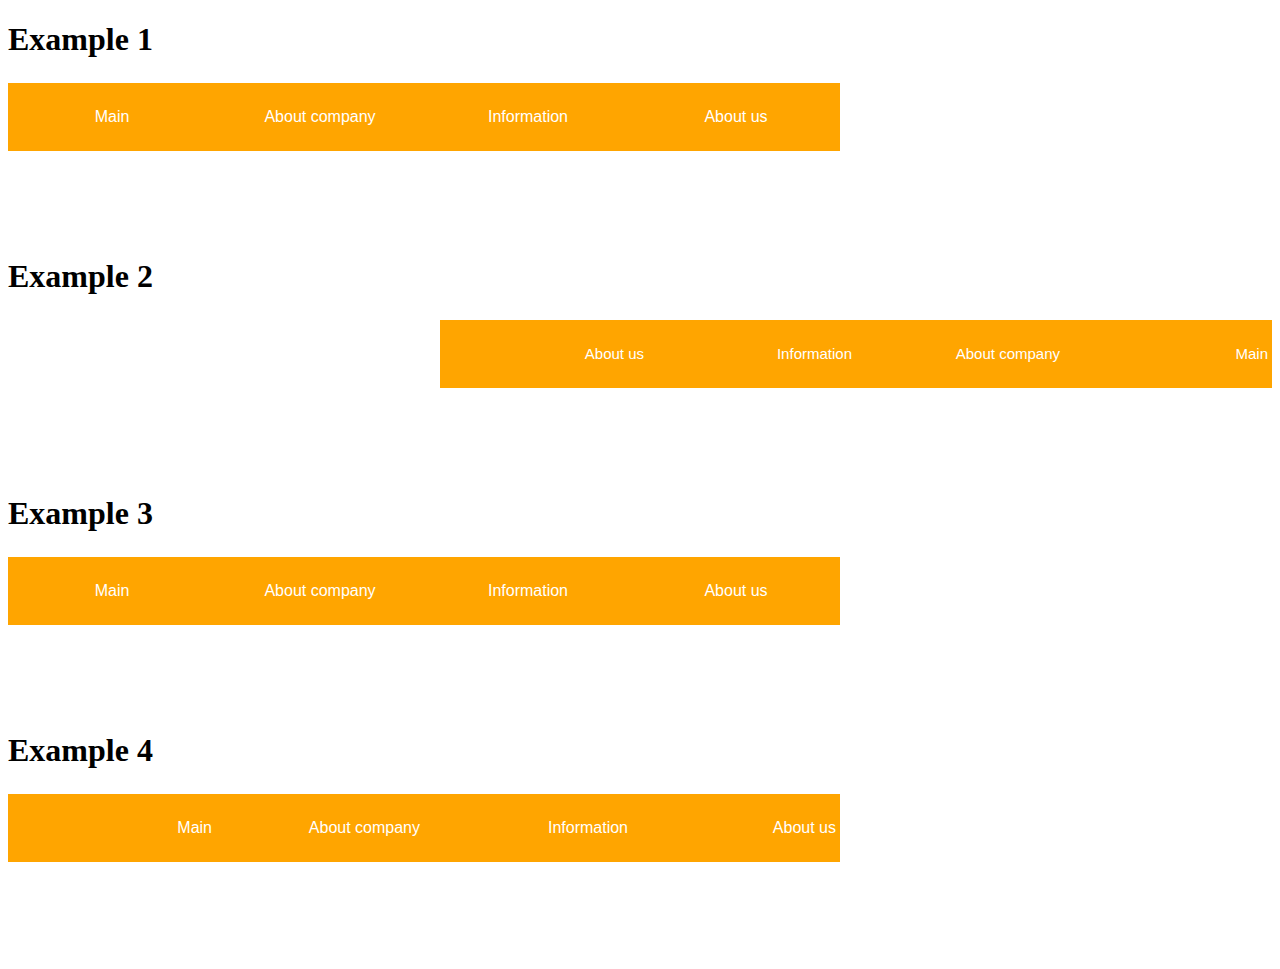
<file: Midterm/lab4/task2.html>
<!DOCTYPE html>
<html>
	 <link rel="stylesheet" type="text/css" href="task2.css">
	 <h1>Example 1</h1>
<ul>
<li><a href="#" class="az">Main</a></li>
<li><a href="#">About company</a></li>
<li><a href="#">Information</a></li>
<li><a href="#">About us</a></li>
</ul>

	 <h1>Example 2</h1>
<ul class="menu1">
<li><a href="#" class="azi">Main</a></li>
<li><a href="#" class="azi">About company</a></li>
<li><a href="#" class="azi">Information</a></li>
<li><a href="#" class="azi">About us</a></li>
</ul>

	 <h1>Example 3</h1>
<ul class="menu2">
<li ><a href="#" class="az">Main</a></li>
<li><a href="#">About company</a></li>
<li><a href="#">Information</a></li>
<li><a href="#" class="azi">About us</a></li>
</ul>

	 <h1>Example 4</h1>
<ul class="menu3">
<li ><a href="#">Main</a></li>
<li><a href="#">About company</a></li>
<li><a href="#">Information</a></li>
<li><a href="#">About us</a></li>
</ul>
</file>
<file: Lab9/style.css>
#main{
    font-family: 'Poppins', sans-serif;
width: 94%;
height: 870px;
margin-left: 50px;
margin-top: 15px;
display: flex;
}
#leftspan{

width: 50%;

}

a{
    text-decoration: none;
}

#rightspan{

width: 50%;
display: block;
justify-content: center;

}

#background{
    background-image: url(Images/chair.png);
    background-size: cover;
    background-repeat: no-repeat;
    width: 95%;
    height: 95%;
    border-radius: 30px;
    box-sizing: border-box;
    padding: 1% 10%;
    margin-left: 20px;
    display: flex;
    align-items: flex-start;
    flex-direction: column;
    justify-content: flex-end;
    margin-top: 20px;
}
#lorem{


color: white;
font-weight: bolder;
font-size: 50px;
margin-bottom: -35px;
}
#additionaltext{
  
    color: white;
    font-size: 30px;
}


#formtext{
  
    width: 100%;
    justify-content: center;
}

#text1{
margin-top: 20px;
font-size: 19px;
margin-left: 280px;
}


#logoimg{
    width: 100px;
    height: 100px;
    margin-left: 650px;
    margin-top: 20px;
}

#buttons{
    background-color: #F8EDDD;
    width: max-content;
    border-radius: 30px;
    height: 60px;
    width: 300px;
    margin-left: 250px;
    margin-top: 30px;
}
#buttonleft{
    color: #9E896A;
    background-color: #F8EDDD;
    padding: 10px 40px; 
    border: 0;
    font-size: 17px;
    border-radius: 30px;
    margin-left: 0px;
   
}

#buttonright{
   

    color: white;
    font-size: 17px;
    padding: 10px 45px; 
    border: 0;
    background: #9E896A;
    border-radius: 30px;
   margin-top: 10px;
   margin-left: 10px;
}

.color{
color: #9E896A;

}

button:hover {
    opacity: 0.8;
  }

#buttonleft1{
   
    color: white;
    font-size: 17px;
    padding: 10px 45px; 
    border: 0;
    background: #9E896A;
    border-radius: 30px;
   margin-top: 10px;
   margin-left: 10px;
}

#buttonright1{
    color: #9E896A;
    background-color: #F8EDDD;
    padding: 10px 40px; 
    border: 0;
    font-size: 17px;
    border-radius: 30px;
    margin-left: 0px;

   
}

#textbelow{
    margin-left: 180px;
    color: #5B5B5B;
   margin-top: 40px;
}

#inputform{
    margin-top: 30px;
}

.input1{
display: flex;
flex-direction: column;
margin-left: 180px;
}
#name{
    width: 400px;
    border-radius: 30px;
    height: 40px;
    border: 1px solid #9E896A;
}

label{
margin-bottom: 20px;
}


input[type="text"]::placeholder {  
    font-family: 'Poppins', sans-serif;
    padding-left: 20px; 
} 

input[type="password"]::placeholder {  
    font-family: 'Poppins', sans-serif;
    padding-left: 20px; 
} 

input[type="email"]::placeholder {  
    font-family: 'Poppins', sans-serif;
    padding-left: 20px; 
} 
#password{
    width: 400px;
    border-radius: 30px;
    height: 40px;
    border: 1px solid #9E896A;
    
}


.input2{
    display: flex;
    flex-direction: column;
    margin-left: 180px;
    margin-top: 20px;
    font-weight: 590;
    }

.chekbox{
    margin-left: 180px;
    margin-top: 20px;
    display: flex;
   
    flex-direction: row;
}  

#forgot{
    margin-top: -0px;
    margin-left: 120px;
    text-decoration: none;
    color: black;
}

#remember{
    margin-top: 6px;
}

#loginbtn{
    color: white;
    font-size: 17px;
    padding: 15px 90px; 
    border: 0;
    background: #9E896A;
    border-radius: 30px;
   margin-top: 40px;
   margin-left: 370px;
   font-weight: 400;
}

input.error {
    border: 1px dashed red;
    font-weight: 300;
    color: red;
}

[type="submit"], [type="reset"], button, html [type="button"] {
    margin-left: 0;
    border-radius: 0;
    background: black;
    color: white;
    border: none;
    font-weight: 300;
    padding: 10px 0;
    line-height: 1;
}
#inputform{
    margin-top: 30px;
}
#email{
    width: 400px;
    border-radius: 30px;
    height: 40px;
    border: 1px solid #9E896A;
    margin-top: -50px;
}
#inputform2{
    margin-top: 20px;
}

.error {
    font-size: 14.5px;
    margin-top: 5px;
  }
</file>
<file: Midterm/css/midtermcss.css>
nav{
display: flex;

}

.name{
margin-left: 120px;

}

ul.hr {
    margin-left: 940px;

   }

   ul.hr li {
    display: inline; 
    margin-right: 35px; 
color: black !important;
    
   }

   a {
    text-decoration: none

  }

  body{
      font-family:Arial, Helvetica, sans-serif;
      background-color: #e9e9e9;
  }
  
  .textdiv{
      width: 50%;
      margin-top: 80px;
      height: 500px;
  }

  .photodiv{
background-image: url(./Pictures/yellow-bg.png) none, inherit;
width: 50%;
margin-left: 260px;

  }

  #textdivp1{
   margin-left: 120px;
   color: #fdc435;
   font-size: 20px;
   margin-top: 20px;
  }

  #textdivh1{
margin-left: 120px;
font-size: 60px;
margin-top: -10px;
  }
  
  .main{
      display: flex;
  }
  #textdivp2{
    margin-left: 120px;
  
    font-size: 20px;
  }
  #button1{
margin-left: 120px;
border-style: solid;
    border-width: 0px;
    background: #fdc435;
    border-radius: 5px;
padding: 10px 15px;
font-weight: bold;
font-size: 15px
  }

  #button2{
    margin-left: -20px;
    border-style: solid;
        border-width: 1px;
        
        border-radius: 5px;
    padding: 10px 15px;
    font-weight: bold;
     font-size: 15px;
  }
  a{
      color: black;
  }
  h2{
      margin-left: 750px;
      font-size: 35px
  }
  .hrproject{
      width: 80px;
      margin-left: 780px;
      border: none;
      background-color:#fdc435;
      height: 4px;
      margin-top: -20px;
  }
  .infoblock{
       display: flex;
       width: 1200px;
       height: 320px;
       margin-left: 225px;
       flex-direction: row;  
       align-items:center;
       border-radius: 20px;
       background-color: white;
       margin-bottom: 50px;
       margin-top: 50px;
  }
  .infotext{
width: 600px;

height: 100%;
  }

  .infophoto{
width: 600px;
height: 100%;


  }
  
h3{
    font-size: 35px;
    margin-left: 70px;
    margin-top: 70px;
}  
.photo1{
width: 600px;

}
.blockp{
    margin-left: 70px;
    font-size: 20px;
    margin-top: -10px;
}

.button3{
    margin-left: 70px;
    border-style: solid;
        border-width: 1px;
        border-radius: 25px;
    padding: 10px 15px;
  
   font-size: 15px;
}




.divlist{
width: 600px;
margin-left: 610px;
margin-top: 20px;
}



.form-control input,
.form-control select,
.form-control textarea {
    border: 1px solid #777;
    border-radius: 2px;
    font-family: inherit;
    padding: 10px;
}





.form-control {
    text-align: left;
    margin-top: 20px;
}


label{
    margin-bottom: 20px;
}

.button4{
    margin-top: 25px;
    margin-left: 335px;
border-style: solid;
    border-width: 0px;
    background: #fdc435;
    border-radius: 5px;
padding: 10px 20px;

font-size: 20px
}

.divlist{

    margin-top: 70px;
}


.divlogos{
    display: flex;
    margin-left: 720px;
    margin-top: 50px;
}
.logo{
    margin-left: 30px
}

.lasttext{
margin-left: 745px;
color: gray;
}

#vector{
width: 100%;
}
</file>
<file: Midterm/css/midterm2.css>
nav{
    display: flex;
    
    }
    
    .name{
    margin-left: 120px;
    
    }
    
    ul.hr {
        margin-left: 940px;
    
       }
    
       ul.hr li {
        display: inline; 
        margin-right: 35px; 
    color: black !important;
        
       }
    
       a {
        text-decoration: none
    
      }
    
      body{
          font-family:Arial, Helvetica, sans-serif;
          background-color: #e9e9e9;
      }
      
      .textdiv{
          width: 50%;
          margin-top: 80px;
          height: 500px;
      }
    
      .photodiv{
    background-image: url(./Pictures/yellow-bg.png) none, inherit;
    width: 50%;
    margin-left: 260px;
    
      }
    
      #textdivp1{
       margin-left: 120px;
       color: #fdc435;
       font-size: 20px;
       margin-top: 20px;
      }
    
      #textdivh1{
    margin-left: 120px;
    font-size: 60px;
    margin-top: 50pxpx;
      }
      
      .main{
          display: flex;
          margin-top: 50px;
          margin-bottom: 50px;
      }
      #textdivp2{
        margin-left: 120px;
      color: rgb(71, 71, 71);
        font-size: 20px;
      }
      #button1{
    margin-left: 120px;
    border-style: solid;
        border-width: 0px;
        background: #fdc435;
        border-radius: 5px;
    padding: 10px 15px;
    font-weight: bold;
    font-size: 15px
      }
    
      #button2{
        margin-left: -20px;
        border-style: solid;
            border-width: 1px;
            
            border-radius: 5px;
        padding: 10px 15px;
        font-weight: bold;
         font-size: 15px;
      }
      a{
          color: black;
      }
      h2{
          margin-left: 750px;
          font-size: 35px
      }
      .hrproject{
          width: 80px;
          margin-left: 780px;
          border: none;
          background-color:#fdc435;
          height: 4px;
          margin-top: -20px;
      }
      .infoblock{
           display: flex;
           width: 1200px;
           height: 320px;
           margin-left: 225px;
           flex-direction: row;  
           align-items:center;
           border-radius: 20px;
           background-color: white;
           margin-bottom: 50px;
           margin-top: 50px;
      }
      .infotext{
    width: 600px;
    
    height: 100%;
      }
    
      .infophoto{
    width: 600px;
    height: 100%;
    
    
      }
      
    h3{
        font-size: 35px;
        margin-left: 70px;
        margin-top: 70px;
    }  
    .photo1{
    width: 600px;
    
    }
    .blockp{
        margin-left: 70px;
        font-size: 20px;
        margin-top: -10px;
    }
    
    .button3{
        margin-left: 70px;
        border-style: solid;
            border-width: 1px;
            border-radius: 25px;
        padding: 10px 15px;
      
       font-size: 15px;
    }
    
    
    
    
    .divlist{
    width: 600px;
    margin-left: 610px;
    margin-top: 20px;
    }
    
    
    
    .form-control input,
    .form-control select,
    .form-control textarea {
        border: 1px solid #777;
        border-radius: 2px;
        font-family: inherit;
        padding: 10px;
    }
    
    
    
    
    
    .form-control {
        text-align: left;
        margin-top: 20px;
    }
    
    
    label{
        margin-bottom: 20px;
    }
    
    .button4{
        margin-top: 25px;
        margin-left: 335px;
    border-style: solid;
        border-width: 0px;
        background: #fdc435;
        border-radius: 5px;
    padding: 10px 20px;
    
    font-size: 20px
    }
    
    .divlist{
    
        margin-top: 70px;
    }
    
    
    .divlogos{
        display: flex;
        margin-left: 720px;
        margin-top: 50px;
    }
    .logo{
        margin-left: 30px
    }
    
    .lasttext{
    margin-left: 745px;
    color: gray;
    }
    
    #vector{
    width: 100%;
    }
</file>
<file: Midterm/lab3/lab3page4css.css>
html {
    background: rgb(68,68,68);
    overflow-x: hidden;
}

body {
    width: 100%;
    margin: 0 auto;
    background-color: rgb(51, 51, 51);
}

header {
    width: 100%;
    height: 190px;
    background-color: #eeeeee;
}

main {
    width: 1000px;
    margin: 0 auto;
    padding-bottom: 100px;
    height: 3200px;
}

#wrapper {
    width: 100%;
    background-color: #333;
    position: relative;
}

.logo {
    border-top: 11px solid #ef3e36;
    width: 100%;
    height: 149px;
    background: rgb(238,238,238);
}

.logo img {
    width: 190px;
    height: 90px;
    margin: 21px 0 0 57px;
}

nav {
    width: 99.9%;
    height: 28px;
    background: rgb(0, 0, 0);
    border: 1px solid #666666;
}

nav ul {
    margin: 0 auto;
    text-align: center;
    list-style-type: none;
}

nav li {
    display: inline-block;
    width: 140px;
    height: 100%;
    line-height: 28px;
    margin-right: -4px;
    background: #939598;
    border: 1px solid #555555;
}

nav li.active {
    background: #666666;
}

nav li:not(.active):hover {
    background-color: #ef3e36;
    transition: 0.75s;
}

nav li > a {
    color: #ffffff;
    font-size: 0.75em;
    text-decoration: none;
}



img.featureImage {
    width: 100%;
}

.content {
    margin-top: 60px;
}

h1,h2,h3,h4,h6 {
    padding-top: 40px;
    padding-bottom: 5px;
    font-weight: 700;
    color: #ddd;
}

h1#perspective {
    padding-top: 0;
}

h1 {
    font-size: 2em;
    font-family: Arial, Helvetica, sans-serif;
}



h4 {
    font-size: 1.05em;
    padding-bottom: 0;
}

p {
    font-size: .9em;
    line-height: 1.5em;
    color: #aaaaaa;
    font-family: Arial, Helvetica, sans-serif;
}

.text p {
    font-size: 100%;
}
/* homepage */

p#deffinition {
    margin: 70px 0 0 0;
}



iframe {
    border: 0px;
    padding: 50px 0 0 0;
}

footer {
    width: 100%;
    height: 355px;
    background-color: #111111;
}

blockquote {
    width: 100%;
    height: 30px;
    margin: 0 auto 0;
    padding: 15px 0;
    padding: 10px;
    color: rgb(173, 173, 173);
    font-size: 1.1em;
    color: #cccccc;
    font-family: Georgia, serif;
    text-align: center;
    background-color: #444444;   
    border-top: 1px solid #aaaaaa;
}

.company-info {
    width: 960px;
    height: 230px;
    margin: 0 auto;
}

div.address {
    width: 170px;
    height: 100%;
    padding-left: 20px;
    float: left;
}

address {
    color: #888888;
    font-size: 0.75em; 
    line-height: 1.6em;
    border-right: 2px solid #ffffff;
}

address.singapore {
    border: none;
}

h4.city {
    color: #aaaaaa;
}

address > a {
    color: #888888;
}

address > a:hover {
    color: #ef3e36;
    transition: .5s;
}

p#copyright {
    padding: 40px 0 10px 0;
    color: #555555;
    font-size: .7em;
    text-align: center;
    clear: both;
}



#content2{
width: 100%;
display:flex; 
align-items:center;
color: #aaaaaa;
font-family: Arial, Helvetica, sans-serif;
}

#liheight{
    line-height: 1.8;
    
}
.ulinline{
    width: 700px;
}
.imageul{
   padding-left: 20px;
}
.bigimg{
    padding-top: 10px;
}
footer{
    font-family: Arial, Helvetica, sans-serif;

}
header{
    font-family: Arial, Helvetica, sans-serif;

}

.infoblock{
    display:flex; 
    align-items:center;
background-color: #424242;
width: 100%;
font-family: Arial, Helvetica, sans-serif;
height: 300px;
margin-top: 50px;
}
hr{
    border: none; 
    background-color: white;
    color: white;
    height: 1px; 
    margin-top: -20px;
}
.textblock{
    width: 600px;
    margin-top: -120px;
    margin-left: 20px;
}
.photoblock{
    margin-left: 80px;
    margin-top: 25px;
}



.textblock2{
    width: 600px;
    margin-top: -140px;
    margin-left: 20px;
}
.photoblock2{
    margin-left: 80px;
    margin-top: 25px;
}




.textblock3{
    width: 600px;
    margin-top: -70px;
    margin-left: 20px;
}
.photoblock3{
    margin-left: 80px;
    margin-top: 25px;
}




.textblock4{
    width: 600px;
    margin-top: -80px;
    margin-left: 20px;
}
.photoblock4{
    margin-left: 80px;
    margin-top: 25px;
}
</file>
<file: Midterm/lab4/task2.css>
ul {
  list-style: none; /*убираем маркеры списка*/
  margin: 0; /*убираем отступы*/
  padding-left: 0; /*убираем отступы*/
  margin-top:25px; /*делаем отступ сверху*/
  margin-bottom: 200px;
}
a {
 
  width: 200px;
  text-decoration: none; /*убираем подчеркивание текста ссылок*/
  background:orange; /*добавляем фон к пункту меню (заменив этот параметр, вы поменяете цвет всех пунктов меню)*/
  color:#fff; /*меняем цвет ссылок*/
  padding:0px 0px; /*добавляем отступ*/
  font-family: arial; /*меняем шрифт*/
  line-height:60px; /*ровняем меню по вертикали*/
  display: block; 
   text-align: center;
  border: 4px solid orange; /*добавляем бордюр справа*/
  -moz-transition: all 0.3s 0.01s ease; /*делаем плавный переход*/
  -o-transition: all 0.3s 0.01s ease;
  -webkit-transition: all 0.3s 0.01s ease;
}
a:hover {
  background:white;
  color: orange;/*добавляем эффект при наведении*/
}
li {
  float:left; /*Размещаем список горизонтально для реализации меню*/
}


.menu1 ul {
  list-style: none; /*убираем маркеры списка*/
  margin: 0; /*убираем отступы*/
  padding-left: 0; /*убираем отступы*/
  margin-top:25px; /*делаем отступ сверху*/
  margin-bottom: 200px;
}
.menu1 a {
 
  width: 200px;
  text-decoration: none; /*убираем подчеркивание текста ссылок*/
  background:orange; /*добавляем фон к пункту меню (заменив этот параметр, вы поменяете цвет всех пунктов меню)*/
  color:#fff; /*меняем цвет ссылок*/
  padding:0px 0px; /*добавляем отступ*/
  font-family: arial; /*меняем шрифт*/
  line-height:60px; /*ровняем меню по вертикали*/
  display: block; 
  text-align: right;
font-size: 15px;
  border: 4px solid orange; /*добавляем бордюр справа*/
  -moz-transition: all 0.3s 0.01s ease; /*делаем плавный переход*/
  -o-transition: all 0.3s 0.01s ease;
  -webkit-transition: all 0.3s 0.01s ease;
}
.menu1 a:hover {
  background:white;
  color: orange;/*добавляем эффект при наведении*/
}
.menu1 li {
  float:right; /*Размещаем список горизонтально для реализации меню*/
}





.menu2 ul {
  list-style: none; /*убираем маркеры списка*/
  margin: 0; /*убираем отступы*/
  padding-left: 0; /*убираем отступы*/
  margin-top:25px; /*делаем отступ сверху*/
  margin-bottom: 200px;

 
}
.menu2 a {
 
  width: 200px;
  text-decoration: none; /*убираем подчеркивание текста ссылок*/
  background:orange; /*добавляем фон к пункту меню (заменив этот параметр, вы поменяете цвет всех пунктов меню)*/
  color:#fff; /*меняем цвет ссылок*/
  padding:0px 0px; /*добавляем отступ*/
  font-family: arial; /*меняем шрифт*/
  line-height:60px; /*ровняем меню по вертикали*/
  display: block; 
     text-align: center;
  border: 4px solid orange; /*добавляем бордюр справа*/
 
}
.menu2 a:hover {
  background:white;
  color: orange;/*добавляем эффект при наведении*/

}
.menu2 li {
  float:left; /*Размещаем список горизонтально для реализации меню*/
  
}


.menu3 ul {
  list-style: none; /*убираем маркеры списка*/
  margin: 0; /*убираем отступы*/
  padding-left: 0; /*убираем отступы*/
  margin-top:25px; /*делаем отступ сверху*/

 
}
.menu3 a {

  text-decoration: none; /*убираем подчеркивание текста ссылок*/
  background:orange; /*добавляем фон к пункту меню (заменив этот параметр, вы поменяете цвет всех пунктов меню)*/
  color:#fff; /*меняем цвет ссылок*/
  padding:0px 0px; /*добавляем отступ*/
  font-family: arial; /*меняем шрифт*/
  line-height:60px; /*ровняем меню по вертикали*/
  display: block; 
    text-align: right;
  border: 4px solid orange; /*добавляем бордюр справа*/
  -moz-transition: all 0.3s 0.01s ease; /*делаем плавный переход*/
  -o-transition: all 0.3s 0.01s ease;
  -webkit-transition: all 0.3s 0.01s ease;
 
}
.menu3 a:hover {
  background:white;
  color: orange;/*добавляем эффект при наведении*/

}
.menu3 li {
  float:centre; /*Размещаем список горизонтально для реализации меню*/
  
}
</file>
